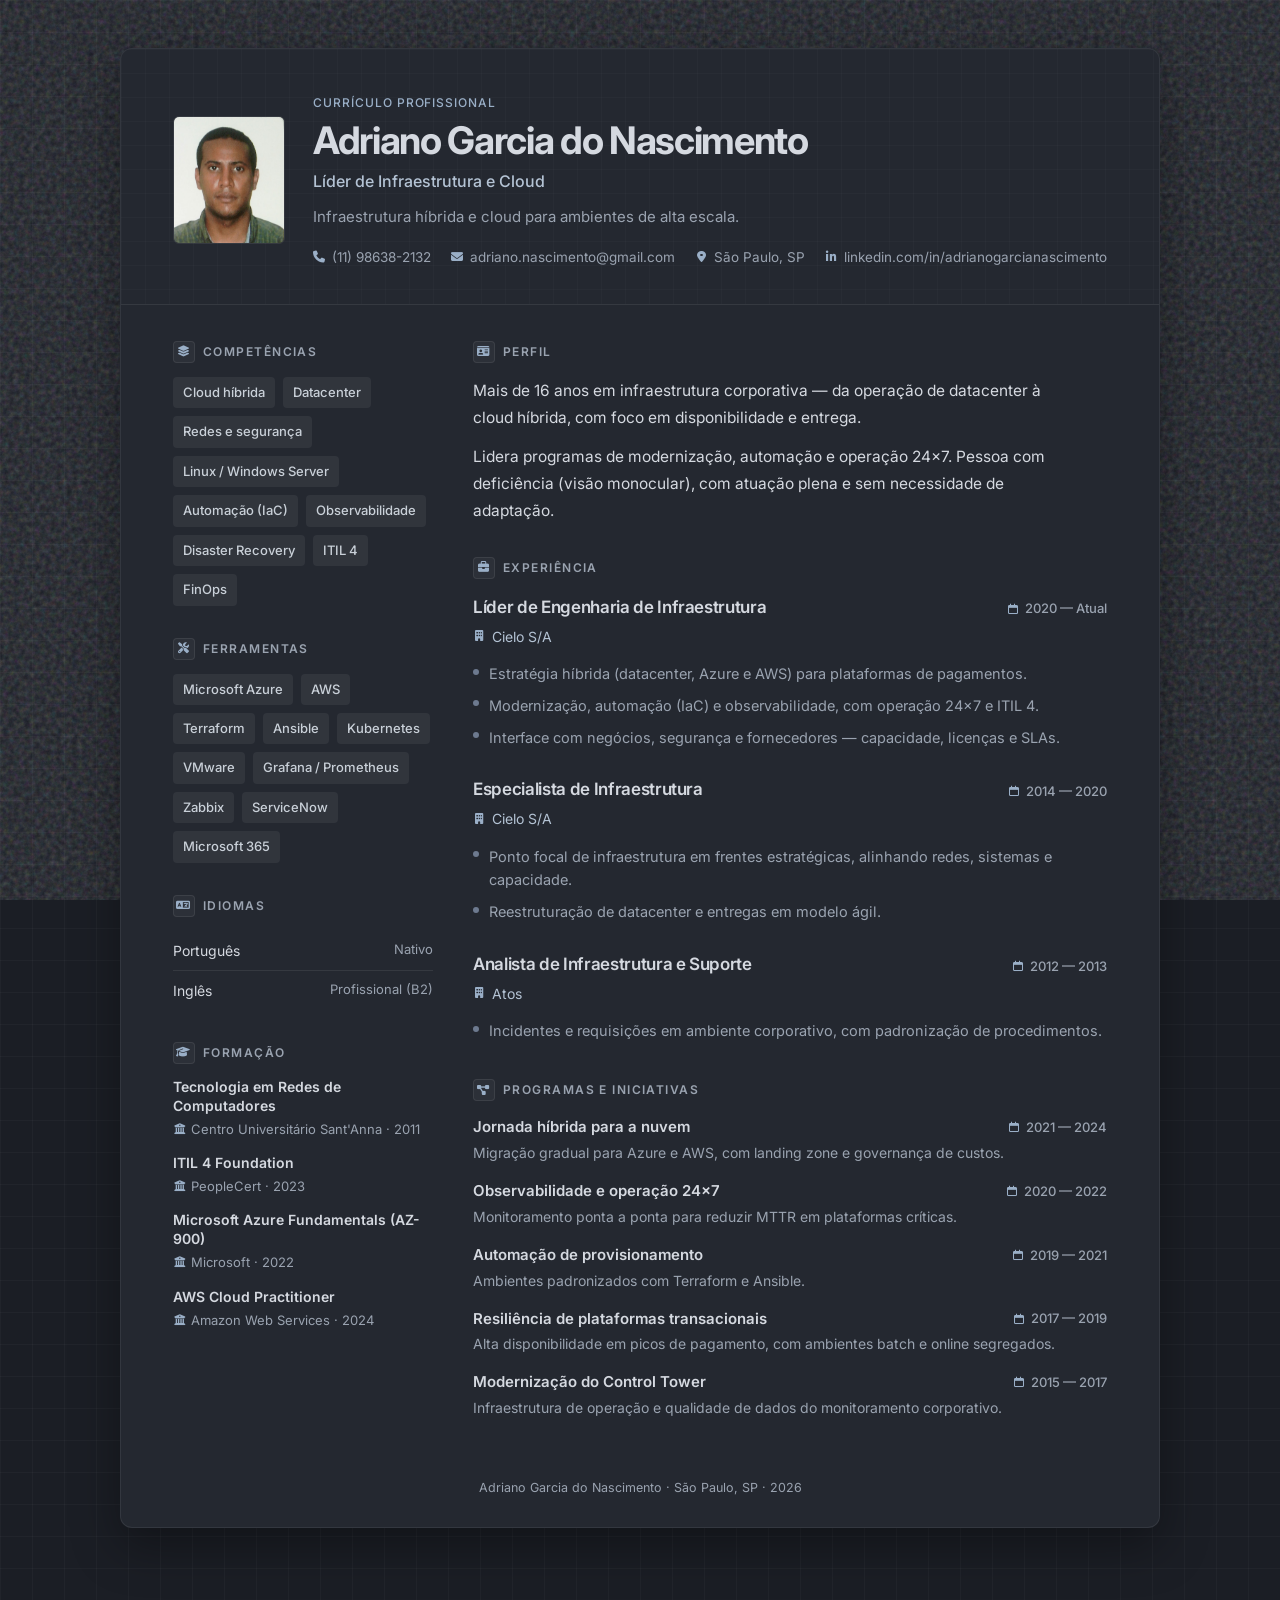
<file: index.html>
<!DOCTYPE html>
<html lang="pt-BR">
<head>
  <meta charset="UTF-8">
  <meta name="viewport" content="width=device-width, initial-scale=1.0">
  <title>Adriano Garcia do Nascimento — Currículo</title>
  <link rel="stylesheet" href="styles.css">
  <link rel="preconnect" href="https://fonts.googleapis.com">
  <link rel="preconnect" href="https://fonts.gstatic.com" crossorigin>
  <link href="https://fonts.googleapis.com/css2?family=Inter:wght@400;500;600;700&display=swap" rel="stylesheet">
  <link rel="stylesheet" href="https://cdnjs.cloudflare.com/ajax/libs/font-awesome/6.5.1/css/all.min.css">
</head>
<body>

  <article class="cv" id="inicio">

    <header class="masthead">
      <img src="foto.jpg" alt="Adriano Garcia do Nascimento" class="masthead__photo">
      <div class="masthead__identity">
        <p class="kicker">Currículo profissional</p>
        <h1 class="masthead__name" id="profileName"></h1>
        <p class="masthead__role" id="profileHeadline"></p>
        <p class="masthead__summary" id="heroTagline"></p>
        <ul class="masthead__meta" id="contatoList"></ul>
      </div>
    </header>

    <div class="cv-layout">

      <aside class="sidebar" aria-label="Qualificações">
        <section class="block">
          <h2 class="block__title"><span class="block__icon" aria-hidden="true"><i class="fa-solid fa-layer-group"></i></span> Competências</h2>
          <ul class="chip-list" id="skillsList"></ul>
        </section>

        <section class="block">
          <h2 class="block__title"><span class="block__icon" aria-hidden="true"><i class="fa-solid fa-screwdriver-wrench"></i></span> Ferramentas</h2>
          <ul class="chip-list" id="toolsList"></ul>
        </section>

        <section class="block">
          <h2 class="block__title"><span class="block__icon" aria-hidden="true"><i class="fa-solid fa-language"></i></span> Idiomas</h2>
          <ul id="idiomasList"></ul>
        </section>

        <section class="block">
          <h2 class="block__title"><span class="block__icon" aria-hidden="true"><i class="fa-solid fa-graduation-cap"></i></span> Formação</h2>
          <div id="formacaoList"></div>
        </section>
      </aside>

      <div class="main">
        <section class="block" id="sobre">
          <h2 class="block__title"><span class="block__icon" aria-hidden="true"><i class="fa-solid fa-id-card"></i></span> Perfil</h2>
          <div class="profile-text" id="aboutText"></div>
        </section>

        <section class="block" id="experiencia">
          <h2 class="block__title"><span class="block__icon" aria-hidden="true"><i class="fa-solid fa-briefcase"></i></span> Experiência</h2>
          <div id="experienciaList"></div>
        </section>

        <section class="block" id="projetos">
          <h2 class="block__title"><span class="block__icon" aria-hidden="true"><i class="fa-solid fa-diagram-project"></i></span> Programas e iniciativas</h2>
          <div id="projetosList"></div>
        </section>
      </div>

    </div>

    <footer class="cv-footer">
      <p><span id="footerName"></span> · São Paulo, SP · <span id="currentYear"></span></p>
    </footer>

  </article>

  <script src="script.js"></script>
</body>
</html>
</file>
<file: styles.css>
:root {
  --bg: #1b1e25;
  --sheet: #242830;
  --ink: #d5d9e0;
  --muted: #9aa3b0;
  --line: rgba(255, 255, 255, 0.08);
  --navy: #9aafc7;
  --navy-soft: #b4c3d4;
  --chip: rgba(255, 255, 255, 0.06);
  --chip-text: #c9d0d8;

  --font: "Inter", system-ui, sans-serif;
  --page: 1040px;
  --sidebar: 260px;
}

*, *::before, *::after {
  box-sizing: border-box;
  margin: 0;
  padding: 0;
}

html {
  scroll-behavior: smooth;
}

body {
  font-family: var(--font);
  font-size: 15px;
  line-height: 1.65;
  color: var(--ink);
  background-color: var(--bg);
  background-image:
    linear-gradient(rgba(255, 255, 255, 0.028) 1px, transparent 1px),
    linear-gradient(90deg, rgba(255, 255, 255, 0.028) 1px, transparent 1px);
  background-size: 32px 32px;
  min-height: 100vh;
  -webkit-font-smoothing: antialiased;
}

body::before {
  content: "";
  position: fixed;
  inset: 0;
  pointer-events: none;
  z-index: 0;
  opacity: 0.45;
  background-image: url("data:image/svg+xml,%3Csvg viewBox='0 0 200 200' xmlns='http://www.w3.org/2000/svg'%3E%3Cfilter id='n'%3E%3CfeTurbulence type='fractalNoise' baseFrequency='0.85' numOctaves='4' stitchTiles='stitch'/%3E%3C/filter%3E%3Crect width='100%25' height='100%25' filter='url(%23n)' opacity='0.55'/%3E%3C/svg%3E");
}

a {
  color: var(--navy-soft);
  text-decoration: none;
}

a:hover {
  text-decoration: underline;
}

ul {
  list-style: none;
}

.cv {
  position: relative;
  z-index: 1;
  width: min(var(--page), calc(100% - 40px));
  margin: 48px auto 72px;
  background: var(--sheet);
  border-radius: 12px;
  border: 1px solid rgba(255, 255, 255, 0.07);
  box-shadow: 0 18px 48px rgba(0, 0, 0, 0.35);
  overflow: hidden;
}

/* ===== Header ===== */
.masthead {
  display: grid;
  grid-template-columns: 112px 1fr;
  gap: 28px;
  align-items: center;
  padding: 44px 52px 36px;
  background-image:
    linear-gradient(rgba(255, 255, 255, 0.02) 1px, transparent 1px),
    linear-gradient(90deg, rgba(255, 255, 255, 0.02) 1px, transparent 1px);
  background-size: 24px 24px;
}

.masthead__photo {
  width: 112px;
  height: 128px;
  border-radius: 6px;
  border: 1px solid var(--line);
  object-fit: cover;
  object-position: center 12%;
  display: block;
}

.kicker {
  font-size: 12px;
  font-weight: 500;
  letter-spacing: 0.08em;
  text-transform: uppercase;
  color: var(--navy);
  margin-bottom: 6px;
}

.masthead__name {
  font-size: clamp(28px, 3.6vw, 38px);
  font-weight: 700;
  letter-spacing: -0.035em;
  line-height: 1.15;
  color: var(--ink);
}

.masthead__role {
  margin-top: 6px;
  font-size: 16px;
  font-weight: 500;
  color: var(--navy-soft);
}

.masthead__summary {
  margin-top: 10px;
  max-width: 58ch;
  color: var(--muted);
  font-size: 15px;
  line-height: 1.65;
}

.masthead__meta {
  display: flex;
  flex-wrap: wrap;
  gap: 8px 20px;
  margin-top: 16px;
}

.masthead__meta li {
  display: inline-flex;
  align-items: center;
  gap: 7px;
  font-size: 13.5px;
  color: var(--muted);
}

.masthead__meta i {
  width: 12px;
  color: var(--navy);
  font-size: 12px;
  text-align: center;
}

.masthead__meta a {
  color: var(--muted);
}

.masthead__meta a:hover {
  color: var(--ink);
}

/* ===== Layout ===== */
.cv-layout {
  display: grid;
  grid-template-columns: var(--sidebar) 1fr;
  grid-template-areas: "side main";
  gap: 8px 40px;
  padding: 8px 52px 40px;
  border-top: 1px solid var(--line);
}

.sidebar {
  grid-area: side;
  padding-top: 28px;
}

.main {
  grid-area: main;
  padding-top: 28px;
}

.block + .block {
  margin-top: 32px;
}

.block__title {
  display: flex;
  align-items: center;
  gap: 8px;
  font-size: 12px;
  font-weight: 600;
  letter-spacing: 0.12em;
  text-transform: uppercase;
  color: var(--muted);
  margin-bottom: 14px;
}

.block__icon {
  width: 22px;
  height: 22px;
  display: inline-flex;
  align-items: center;
  justify-content: center;
  flex-shrink: 0;
  color: var(--navy);
  font-size: 11px;
  border: 1px solid var(--line);
  border-radius: 4px;
  background: rgba(255, 255, 255, 0.04);
}

.profile-text p {
  color: var(--ink);
  font-size: 15.5px;
  line-height: 1.75;
  max-width: 58ch;
}

.profile-text p + p {
  margin-top: 12px;
}

/* ===== Chips & lists ===== */
.chip-list {
  display: flex;
  flex-wrap: wrap;
  gap: 8px;
}

.chip-list li {
  font-size: 13px;
  font-weight: 500;
  color: var(--chip-text);
  background: var(--chip);
  padding: 5px 10px;
  border-radius: 4px;
}

.lang-row {
  display: flex;
  justify-content: space-between;
  gap: 12px;
  font-size: 14px;
  padding: 8px 0;
}

.lang-row + .lang-row {
  border-top: 1px solid var(--line);
}

.lang-row span:last-child {
  color: var(--muted);
  font-size: 13px;
}

.edu-item + .edu-item {
  margin-top: 14px;
}

.edu-item__course {
  font-size: 14px;
  font-weight: 600;
  line-height: 1.35;
}

.edu-item__meta {
  display: flex;
  align-items: center;
  gap: 6px;
  margin-top: 3px;
  font-size: 13px;
  color: var(--muted);
}

/* ===== Experience ===== */
.role + .role {
  margin-top: 22px;
}

.role__head {
  display: flex;
  justify-content: space-between;
  align-items: baseline;
  gap: 16px;
}

.role__title {
  font-size: 17px;
  font-weight: 600;
  letter-spacing: -0.02em;
  color: var(--ink);
}

.role__dates {
  display: inline-flex;
  align-items: center;
  gap: 6px;
  flex-shrink: 0;
  font-size: 13px;
  font-weight: 500;
  color: var(--muted);
}

.role__dates i,
.program__dates i,
.role__org i,
.edu-item__meta i {
  color: var(--navy);
  font-size: 11px;
  width: 12px;
  text-align: center;
}

.role__org {
  display: inline-flex;
  align-items: center;
  gap: 7px;
  margin-top: 4px;
  font-size: 14px;
  color: var(--navy-soft);
}

.role ul {
  margin-top: 10px;
}

.role li {
  position: relative;
  padding: 4px 0 4px 16px;
  font-size: 14.5px;
  color: var(--muted);
  line-height: 1.65;
}

.role li::before {
  content: "";
  position: absolute;
  left: 0;
  top: 0.75em;
  width: 6px;
  height: 6px;
  border-radius: 50%;
  background: #6d7a8f;
}

/* ===== Programs ===== */
.program + .program {
  margin-top: 16px;
}

.program {
  display: grid;
  grid-template-columns: 1fr auto;
  gap: 2px 16px;
}

.program__title {
  font-size: 15px;
  font-weight: 600;
}

.program__dates {
  display: inline-flex;
  align-items: center;
  gap: 6px;
  font-size: 13px;
  font-weight: 500;
  color: var(--muted);
}

.program__desc {
  grid-column: 1 / -1;
  font-size: 14px;
  color: var(--muted);
  line-height: 1.5;
}

/* ===== Footer ===== */
.cv-footer {
  padding: 20px 52px 28px;
  text-align: center;
  font-size: 12.5px;
  color: var(--muted);
}

/* ===== Responsive ===== */
@media (max-width: 860px) {
  .cv {
    width: 100%;
    margin: 0;
    border-radius: 0;
    box-shadow: none;
  }

  .masthead {
    grid-template-columns: 88px 1fr;
    gap: 18px;
    padding: 28px 22px 24px;
  }

  .masthead__photo {
    width: 84px;
    height: 96px;
  }

  .cv-layout {
    grid-template-columns: 1fr;
    grid-template-areas: "main" "side";
    padding: 8px 22px 32px;
    gap: 0;
  }

  .sidebar {
    display: grid;
    grid-template-columns: 1fr 1fr;
    gap: 24px 20px;
    padding-top: 8px;
    border-top: 1px solid var(--line);
    margin-top: 12px;
  }

  .sidebar .block:nth-child(3),
  .sidebar .block:nth-child(4) {
    grid-column: 1 / -1;
  }

  .main,
  .cv-footer {
    padding-left: 0;
    padding-right: 0;
  }

  .cv-footer {
    padding: 8px 22px 32px;
  }
}

@media (max-width: 560px) {
  .masthead {
    grid-template-columns: 1fr;
  }

  .sidebar {
    grid-template-columns: 1fr;
  }

  .role__head,
  .program {
    grid-template-columns: 1fr;
    flex-direction: column;
    gap: 4px;
  }
}

@media print {
  body,
  body::before {
    background: #fff;
    background-image: none;
  }

  body {
    color: #1e2330;
  }

  .cv {
    width: 100%;
    margin: 0;
    border-radius: 0;
    box-shadow: none;
    border: none;
    background: #fff;
  }

  .masthead__name,
  .role__title,
  .program__title,
  .edu-item__course {
    color: #1e2330;
  }

  .masthead__role,
  .role__org,
  a {
    color: #1b365d;
  }

  .kicker,
  .block__title,
  .masthead__summary,
  .program__desc,
  .role__dates,
  .cv-footer {
    color: #5c616a;
  }

  .chip-list li {
    background: #f2f4f7;
    color: #2f3644;
  }

  .block__icon {
    background: #f8f9fb;
    color: #1b365d;
  }

  @page {
    size: A4;
    margin: 12mm;
  }
}
</file>
